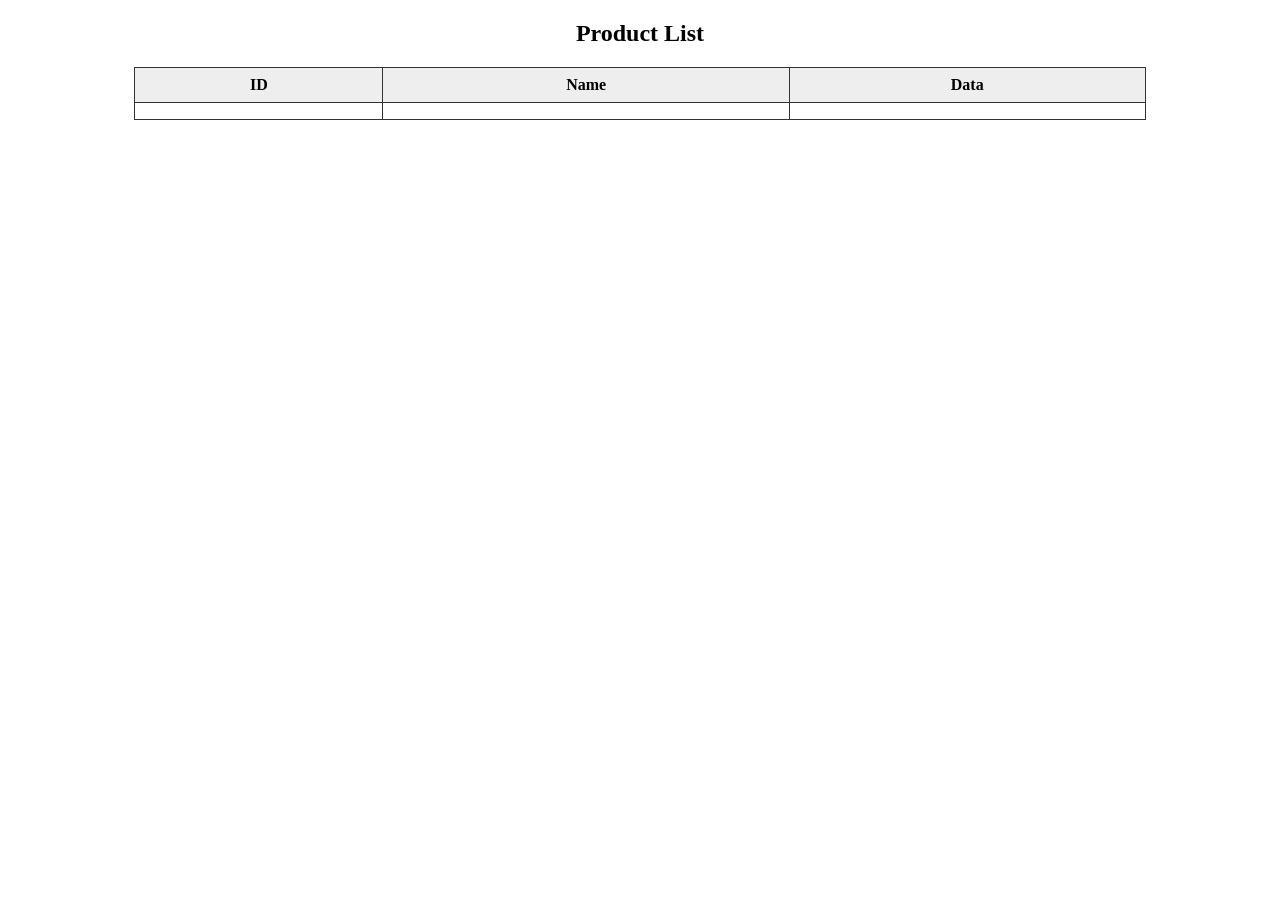
<file: Spring Boot Project/05-RestTemplate-HTML/src/main/resources/templates/products.html>
<!DOCTYPE html>
<html xmlns:th="http://www.thymeleaf.org">
<head>
    <title>Products</title>
    <style>
        table {
            width: 80%;
            margin: auto;
            border-collapse: collapse;
        }
        th, td {
            border: 1px solid #333;
            padding: 8px;
            text-align: center;
        }
        th {
            background-color: #eee;
        }
    </style>
</head>
<body>

<h2 style="text-align:center;">Product List</h2>

<table>
    <tr>
        <th>ID</th>
        <th>Name</th>
        <th>Data</th>
    </tr>

    <tr th:each="product : ${products}">
        <td th:text="${product.id}"></td>
        <td th:text="${product.name}"></td>
        <td th:text="${product.data}"></td>
    </tr>
</table>

</body>
</html>
</file>
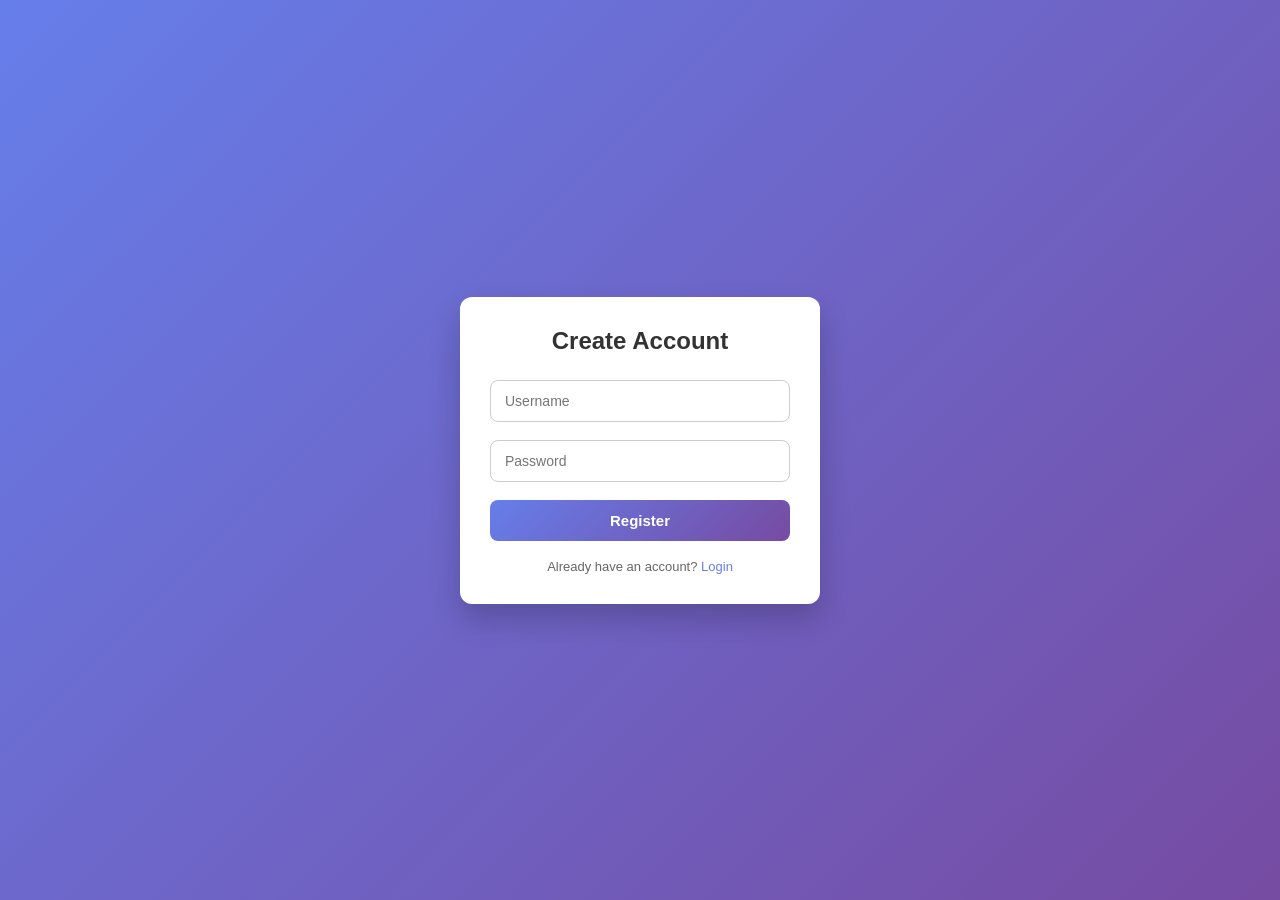
<file: Spring Boot Project/MicroService/09-Spring-Security-DBMS/src/main/resources/templates/register.html>
<!DOCTYPE html>
<html lang="en" xmlns:th="http://www.thymeleaf.org">
<head>
    <meta charset="UTF-8">
    <title>Register</title>

    <style>
        /* RESET */
        * {
            margin: 0;
            padding: 0;
            box-sizing: border-box;
            font-family: "Segoe UI", Tahoma, Geneva, Verdana, sans-serif;
        }

        body {
            height: 100vh;
            display: flex;
            align-items: center;
            justify-content: center;
            background: linear-gradient(135deg, #667eea, #764ba2);
        }

        .register-card {
            background: #ffffff;
            width: 360px;
            padding: 30px;
            border-radius: 12px;
            box-shadow: 0 15px 30px rgba(0, 0, 0, 0.2);
        }

        .register-card h2 {
            text-align: center;
            margin-bottom: 25px;
            color: #333;
        }

        .form-group {
            margin-bottom: 18px;
        }

        .form-group input {
            width: 100%;
            padding: 12px 14px;
            border-radius: 8px;
            border: 1px solid #ccc;
            font-size: 14px;
            transition: 0.3s;
        }

        .form-group input:focus {
            outline: none;
            border-color: #667eea;
            box-shadow: 0 0 0 2px rgba(102, 126, 234, 0.2);
        }

        .register-btn {
            width: 100%;
            padding: 12px;
            background: linear-gradient(135deg, #667eea, #764ba2);
            border: none;
            border-radius: 8px;
            color: white;
            font-size: 15px;
            font-weight: bold;
            cursor: pointer;
            transition: 0.3s;
        }

        .register-btn:hover {
            opacity: 0.9;
            transform: translateY(-1px);
        }

        .footer-text {
            margin-top: 18px;
            text-align: center;
            font-size: 13px;
            color: #666;
        }

        .footer-text a {
            color: #667eea;
            text-decoration: none;
            font-weight: 500;
        }

        .footer-text a:hover {
            text-decoration: underline;
        }
    </style>
</head>

<body>

<div class="register-card">
    <h2>Create Account</h2>

    <form method="post" action="/register" th:action="@{/register}">
        <!-- CSRF TOKEN (DO NOT REMOVE) -->
        <input type="hidden"
               th:name="${_csrf.parameterName}"
               th:value="${_csrf.token}" />

        <div class="form-group">
            <input type="text" name="username" placeholder="Username" required />
        </div>

        <div class="form-group">
            <input type="password" name="password" placeholder="Password" required />
        </div>

        <button type="submit" class="register-btn">Register</button>
    </form>

    <div class="footer-text">
        Already have an account?
        <a href="/login">Login</a>
    </div>
</div>

</body>
</html>
</file>
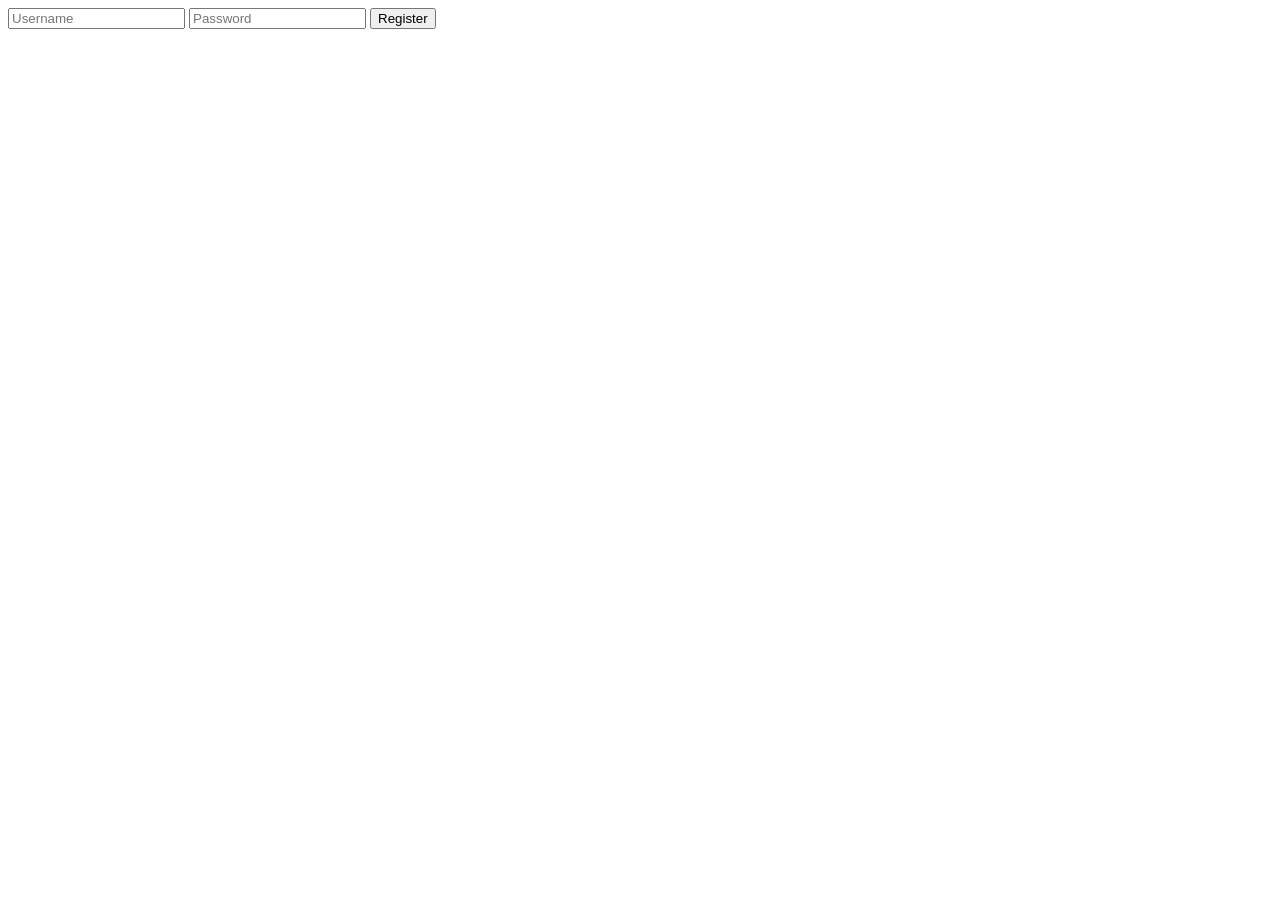
<file: Spring Boot Project/MicroService/09-Spring-Security-DBMS/src/main/resources/templates/register1.html>
<!DOCTYPE html>
<html lang="en">
<head>
    <meta charset="UTF-8">
    <title>Title</title>
</head>
<body>

<form method="post" action="/register" th:action="@{/register}">
    <input type="hidden" th:name="${_csrf.parameterName}" th:value="${_csrf.token}" />
    <input type="text" name="username" placeholder="Username" required />
    <input type="password" name="password" placeholder="Password" required />
    <button type="submit">Register</button>
</form>

</body>
</html>
</file>
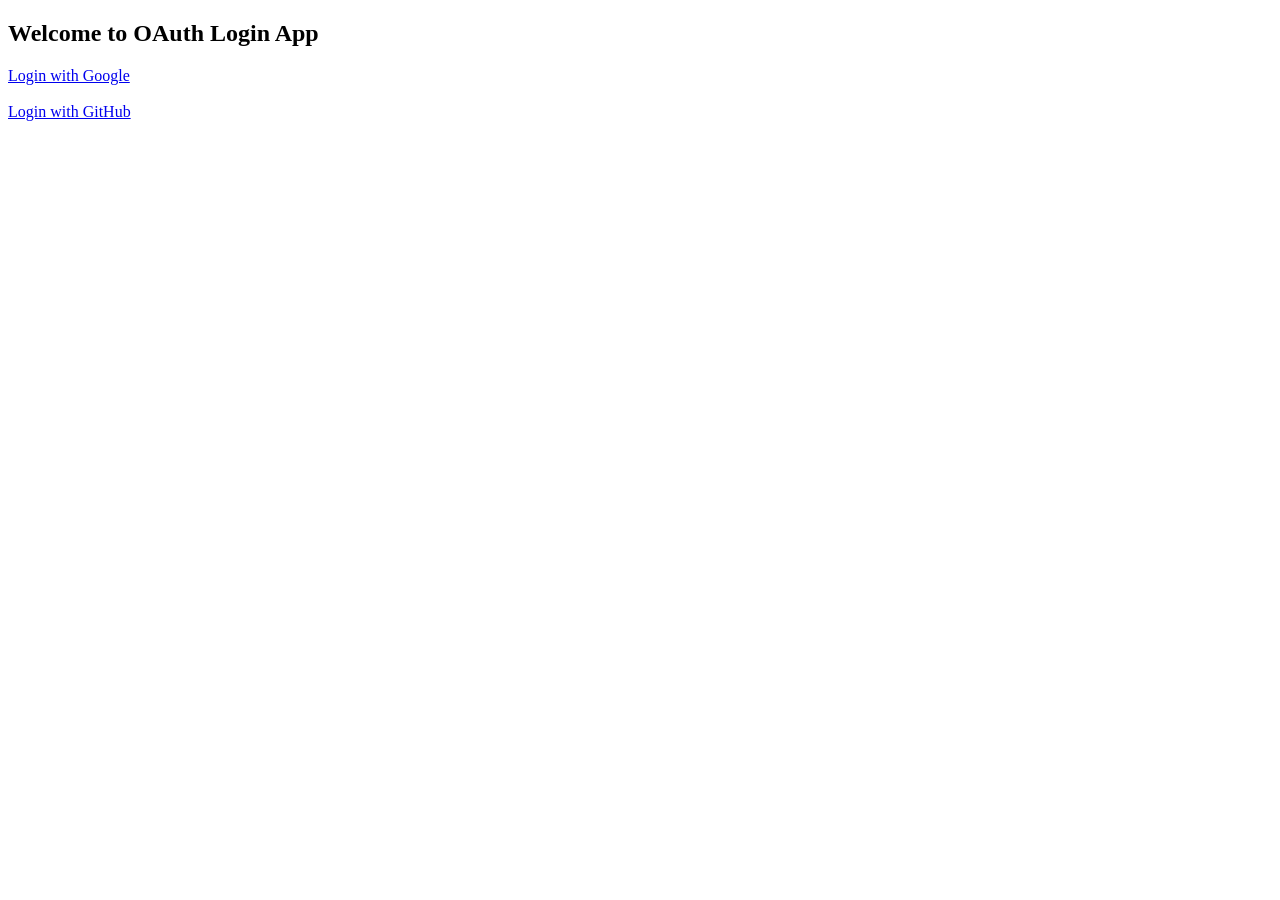
<file: Spring Boot Project/MicroService/11-OAuth-2.0/src/main/resources/templates/index3.html>
<!DOCTYPE html>
<html>
<head>
    <title>OAuth App</title>
</head>
<body>
<h2>Welcome to OAuth Login App</h2>

<a href="/oauth2/authorization/google">
    Login with Google
</a>

<br><br>

<a href="/oauth2/authorization/github">
    Login with GitHub
</a>
</body>
</html>
</file>
